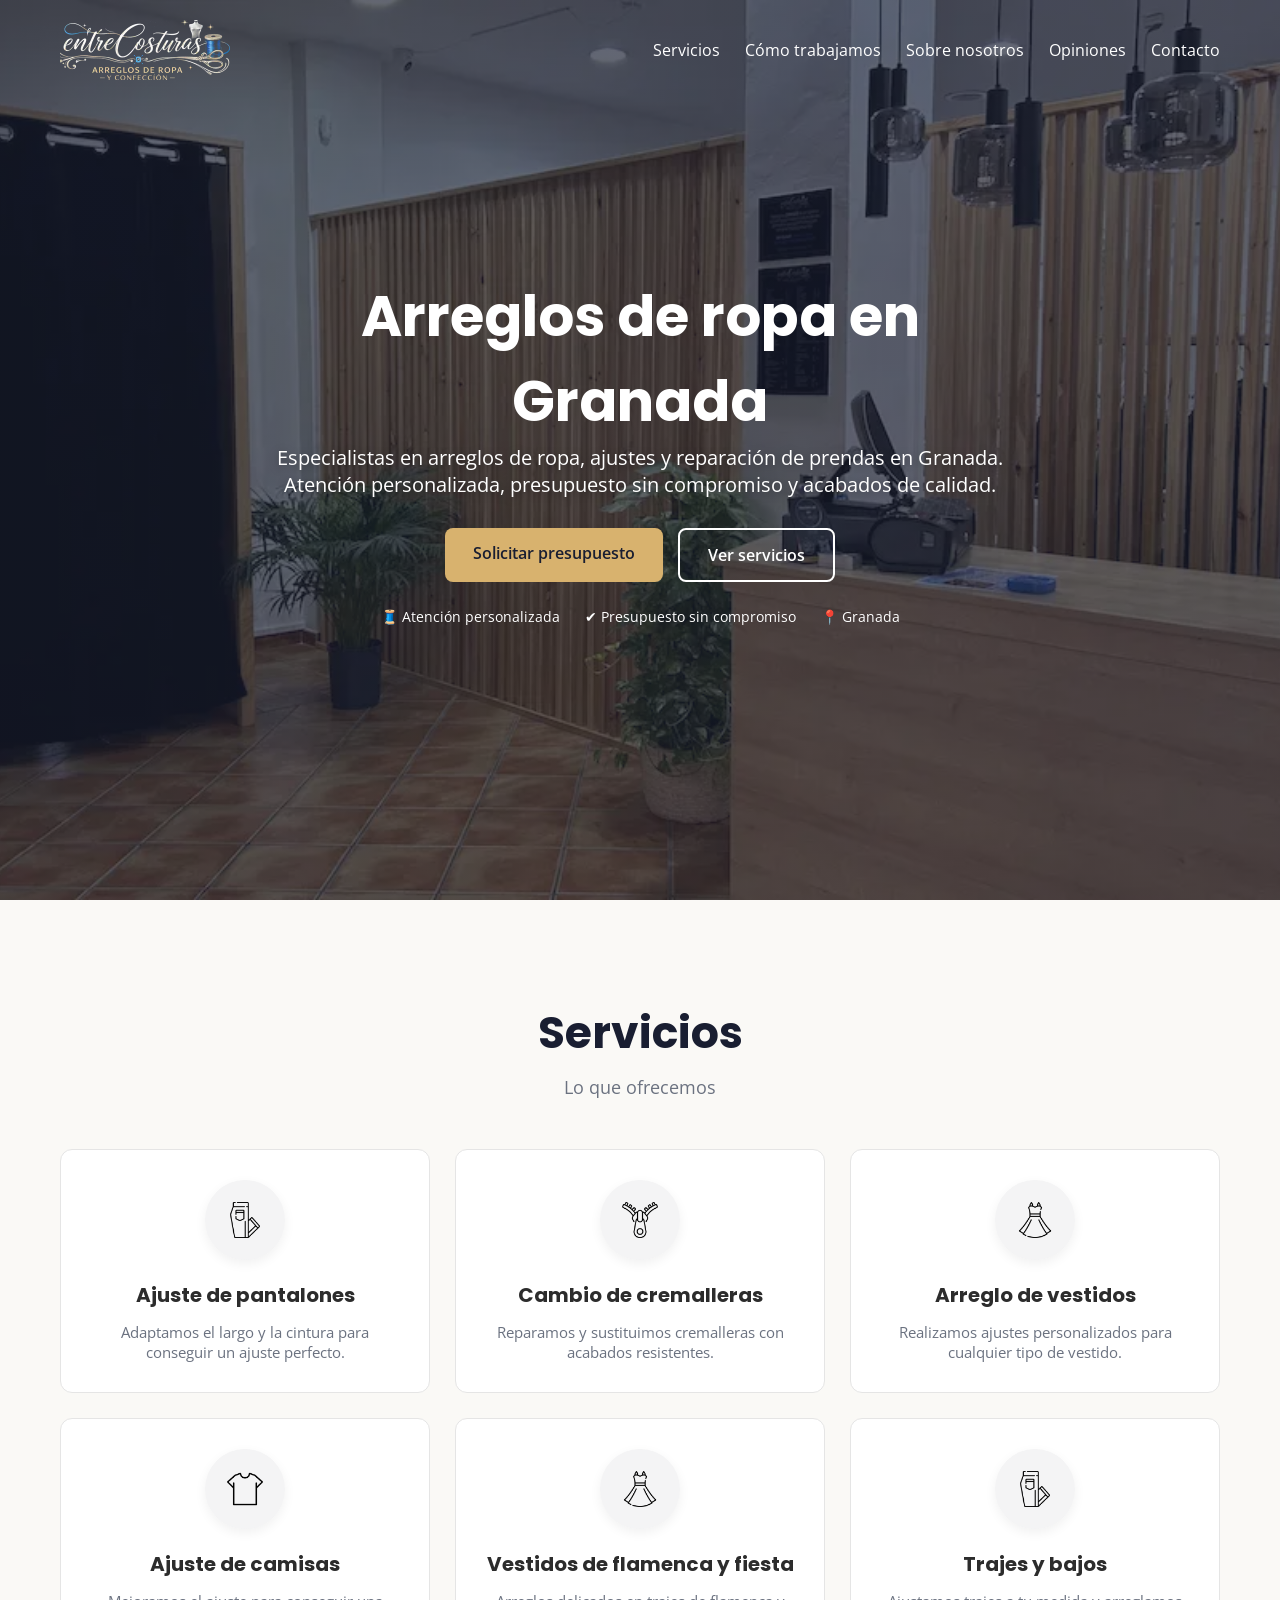
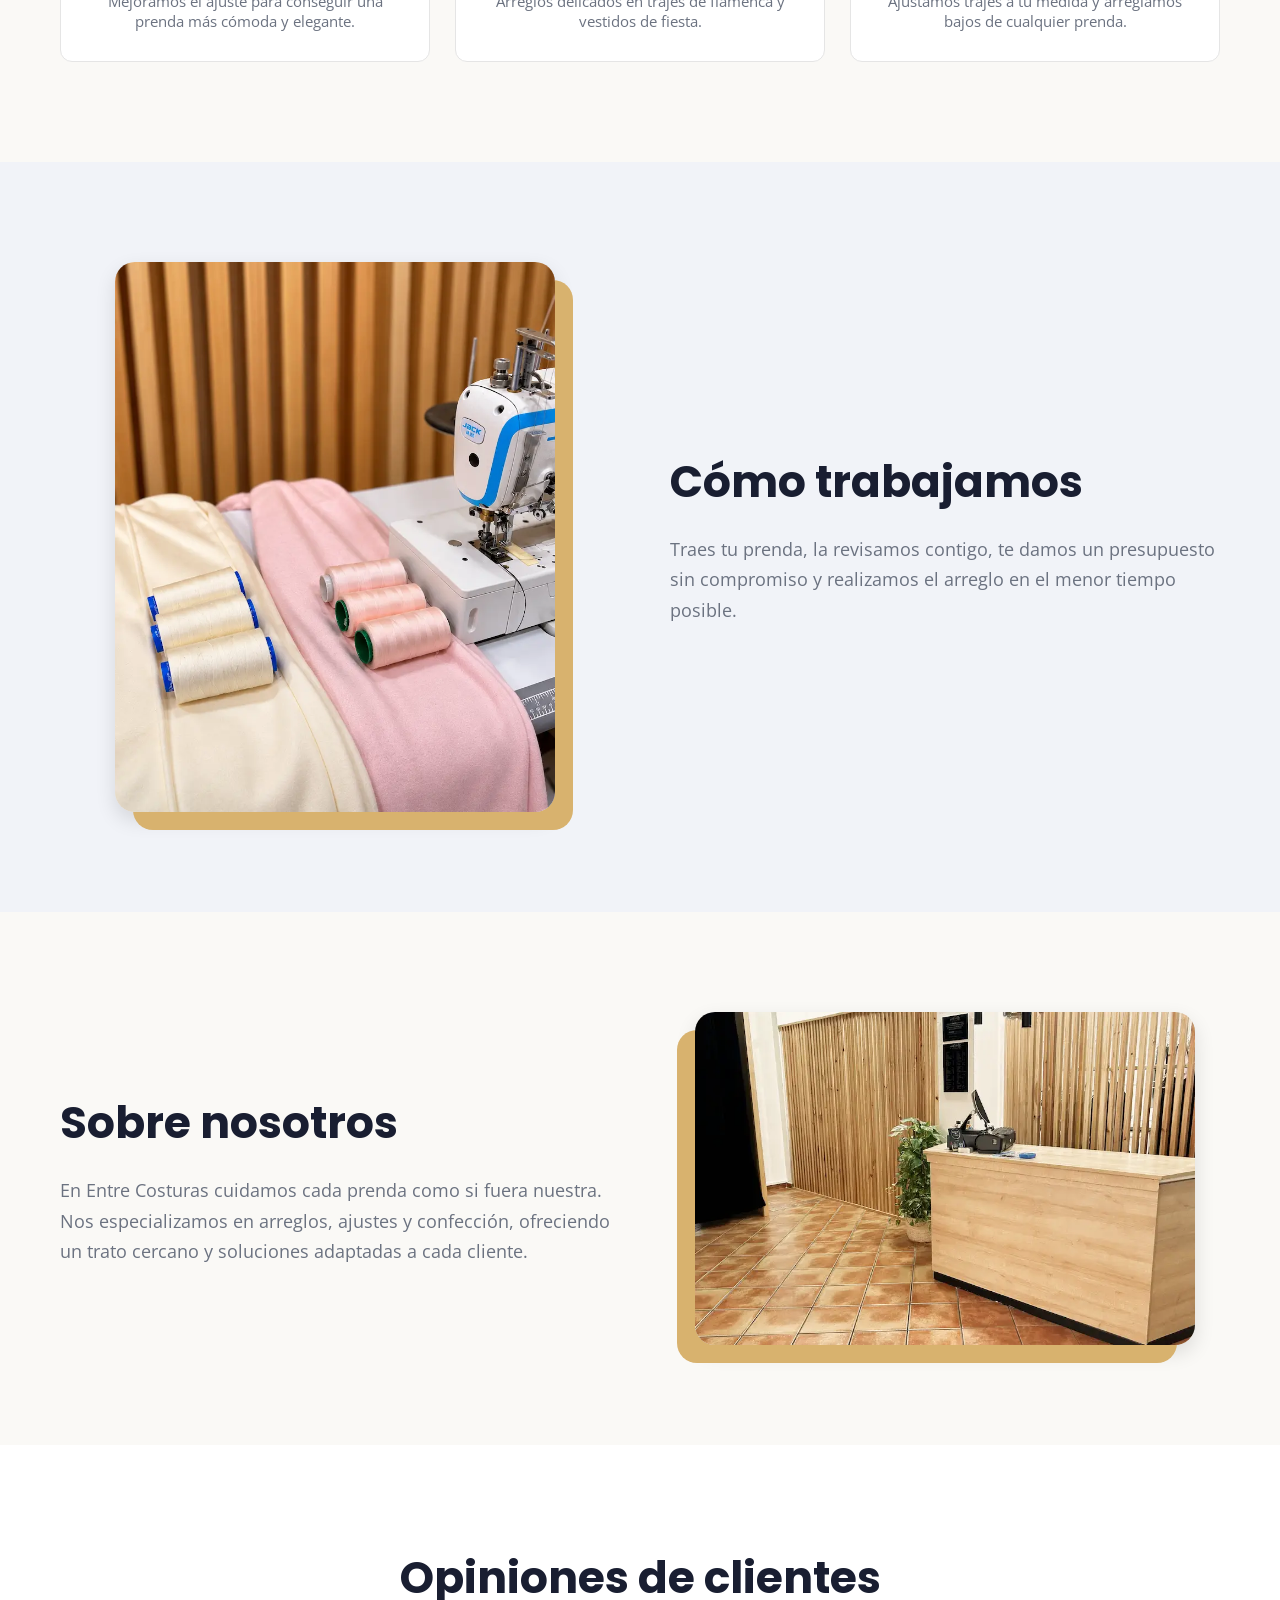
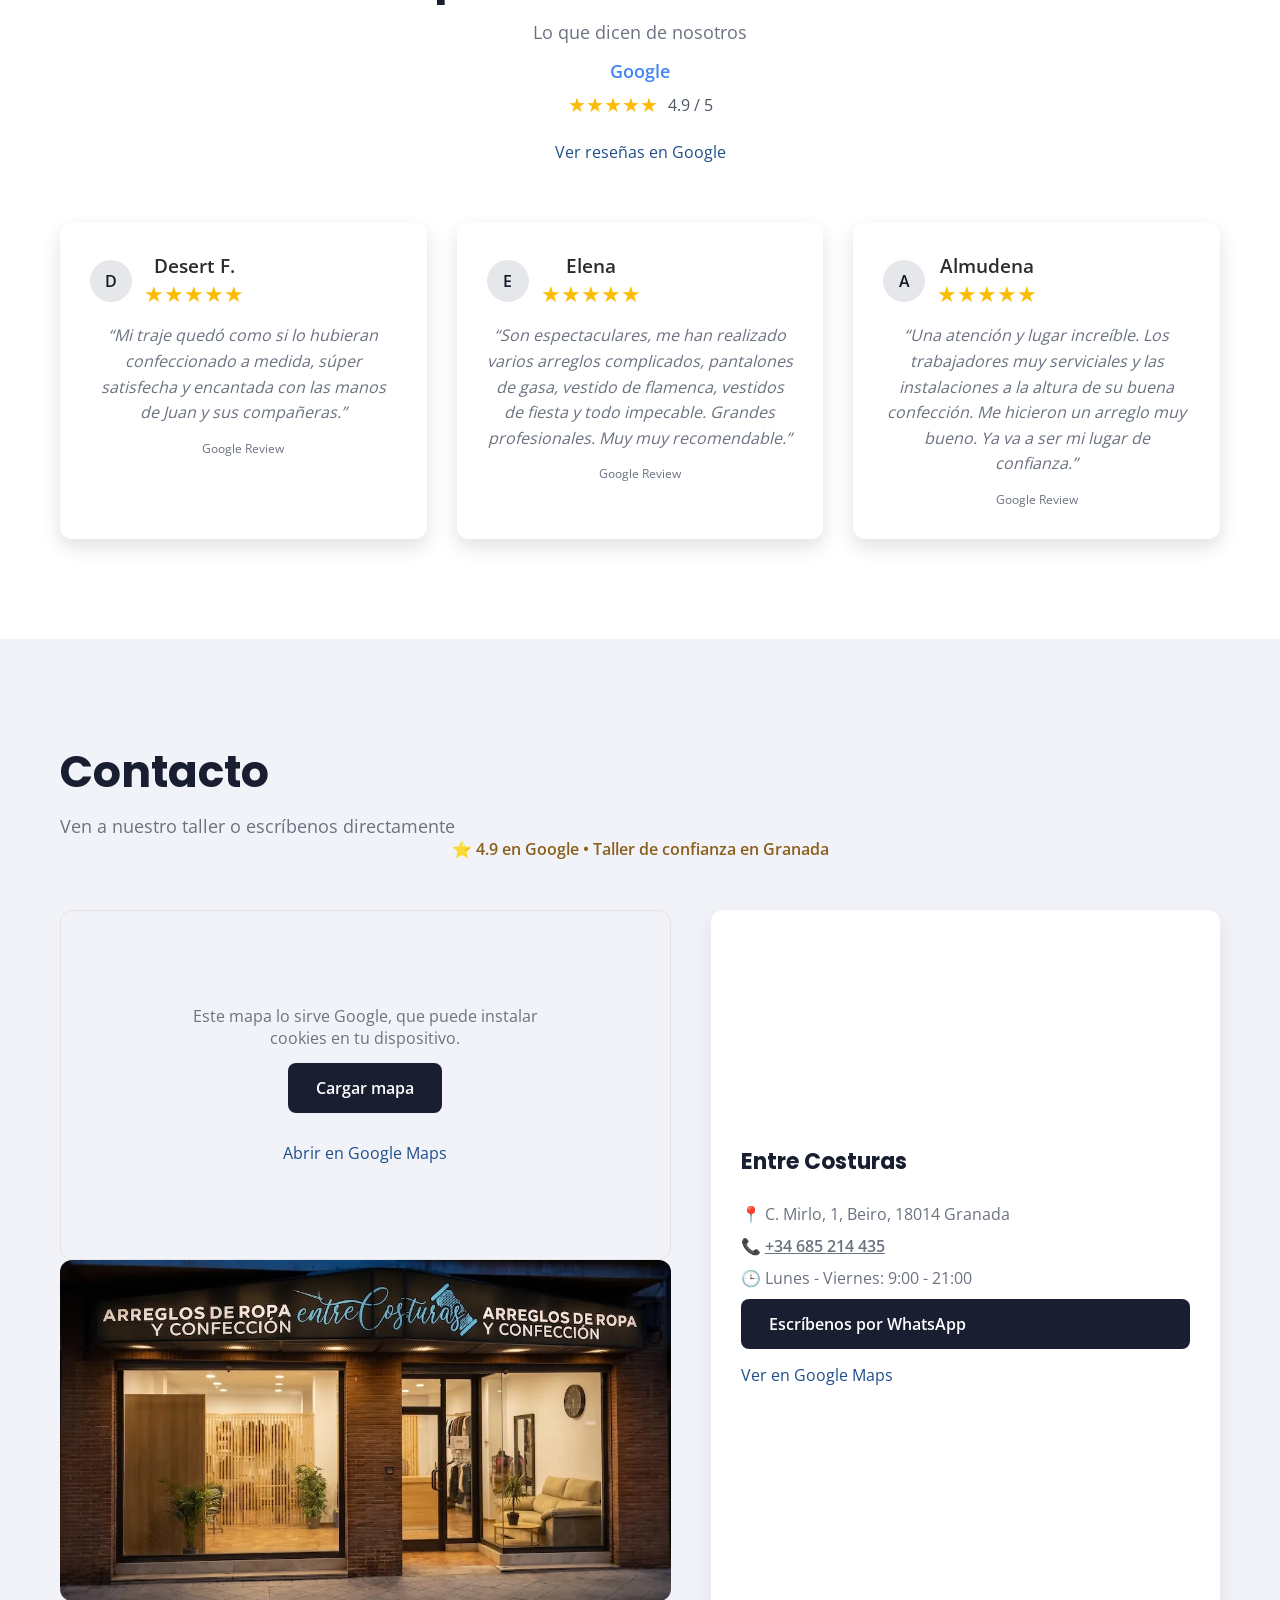
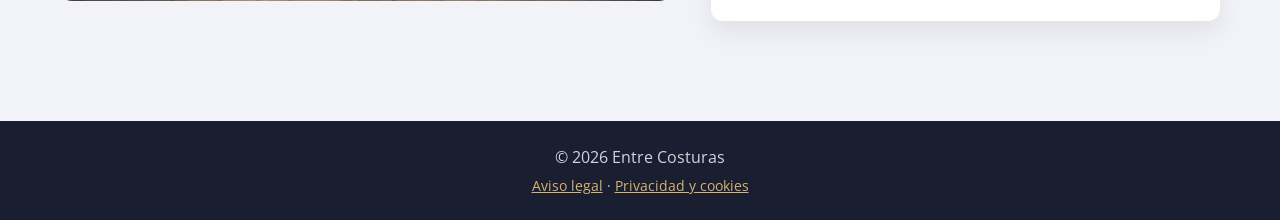
<file: index.html>
<!doctype html>
<html lang="es">
  <head>
    <meta charset="UTF-8" />
    <meta name="viewport" content="width=device-width, initial-scale=1.0" />
    <title>Entre Costuras | Arreglos y confección de ropa en Granada</title>
    <meta
      name="description"
      content="Arreglos de ropa en Granada: ajustes, cremalleras, vestidos y confección. Atención personalizada y presupuesto sin compromiso por WhatsApp."
    />
    <link rel="icon" href="images/favicon.svg" type="image/svg+xml" />
    <link
      rel="icon"
      type="image/png"
      sizes="32x32"
      href="images/favicon-32.png"
    />
    <link
      rel="icon"
      type="image/png"
      sizes="192x192"
      href="images/favicon-192.png"
    />
    <link rel="apple-touch-icon" href="images/apple-touch-icon.png" />
    <link rel="canonical" href="https://proyecto-entre-costuras.pages.dev/" />

    <meta property="og:type" content="website" />
    <meta property="og:locale" content="es_ES" />
    <meta
      property="og:title"
      content="Entre Costuras | Arreglos de ropa en Granada"
    />
    <meta
      property="og:description"
      content="Ajustes, cremalleras, vestidos y confección. Presupuesto sin compromiso por WhatsApp."
    />
    <meta property="og:url" content="https://proyecto-entre-costuras.pages.dev/" />
    <meta
      property="og:image"
      content="https://proyecto-entre-costuras.pages.dev/images/og-image.jpg"
    />
    <meta property="og:image:width" content="1200" />
    <meta property="og:image:height" content="630" />
    <meta name="twitter:card" content="summary_large_image" />
    <link rel="preload" href="fonts/poppins-latin-600-normal.woff2" as="font" type="font/woff2" crossorigin />
    <link rel="preload" href="fonts/open-sans-latin-400-normal.woff2" as="font" type="font/woff2" crossorigin />
    <link rel="preload" as="image" href="images/recepcion_entrada.webp" fetchpriority="high" />
    <link rel="stylesheet" href="css/style.css" />

    <meta name="robots" content="noindex, nofollow" />

    
      
    <script type="application/ld+json">
      {
        "@context": "https://schema.org",
        "@type": "LocalBusiness",
        "name": "Entre Costuras",
        "url": "https://proyecto-entre-costuras.pages.dev",
        "image": [
  "https://proyecto-entre-costuras.pages.dev/images/fachada.webp",
  "https://proyecto-entre-costuras.pages.dev/images/recepcion_entrada.webp"
],
        "description": "Taller especializado en arreglos de ropa, confección y reparación de prendas en Granada.",
        "telephone": "+34685214435",
        "address": {
          "@type": "PostalAddress",
          "streetAddress": "C. Mirlo, 1",
          "addressLocality": "Granada",
          "postalCode": "18014",
          "addressCountry": "ES"
        },
        "areaServed": { "@type": "City", "name": "Granada" },
        "openingHoursSpecification": {
          "@type": "OpeningHoursSpecification",
          "dayOfWeek": ["Monday", "Tuesday", "Wednesday", "Thursday", "Friday"],
          "opens": "09:00",
          "closes": "21:00"
        }
      }
    </script>
  </head>

  <body>
    <a
      href="https://wa.me/34685214435"
      class="whatsapp-float"
      target="_blank"
      rel="noopener"
      aria-label="Escribir por WhatsApp"
    >
      <img src="images/WhatsApp.svg.png" alt="" width="28" height="28" />
    </a>

    <header class="header">
      <a href="#hero" class="logo"
        ><img
          src="images/logo-claro.webp"
          alt="Entre Costuras"
          width="340"
          height="120"
      /></a>

      <button
        class="menu-toggle"
        aria-label="Abrir menú de navegación"
        aria-expanded="false"
        aria-controls="nav"
      >
        ☰
      </button>

      <nav class="nav" id="nav">
        <a href="#servicios">Servicios</a>
        <a href="#como">Cómo trabajamos</a>
        <a href="#nosotros">Sobre nosotros</a>
        <a href="#opiniones">Opiniones</a>
        <a href="#contacto">Contacto</a>
      </nav>
    </header>

    <main>
      <!-- HERO -->
      <section id="hero" class="hero">
        <div class="hero-overlay">
          <div class="hero-content">
            <h1>Arreglos de ropa en Granada</h1>
            <p>
              Especialistas en arreglos de ropa, ajustes y reparación de prendas
              en Granada. Atención personalizada, presupuesto sin compromiso y
              acabados de calidad.
            </p>

            <div class="hero-buttons">
              <a
                href="https://wa.me/34685214435"
                class="btn btn-primary"
                target="_blank"
                rel="noopener"
                >Solicitar presupuesto</a
              >
              <a href="#servicios" class="btn btn-secondary">Ver servicios</a>
            </div>

            <div class="hero-features">
              <span>🧵 Atención personalizada</span>
              <span>✔ Presupuesto sin compromiso</span>
              <span>📍 Granada</span>
            </div>
          </div>
        </div>
      </section>

      <!-- SERVICIOS -->
      <section id="servicios" class="section">
        <div class="section-title-block">
          <h2>Servicios</h2>
          <p>Lo que ofrecemos</p>
        </div>

        <div class="grid">
          <div class="card">
            <div class="icon-circle">
              <img
                src="images/icons/jeans.webp"
                alt=""
                width="36"
                height="36"
                loading="lazy"
              />
            </div>
            <h3>Ajuste de pantalones</h3>
            <p>
              Adaptamos el largo y la cintura para conseguir un ajuste perfecto.
            </p>
          </div>

          <div class="card">
            <div class="icon-circle">
              <img
                src="images/icons/zipper.webp"
                alt=""
                width="36"
                height="36"
                loading="lazy"
              />
            </div>
            <h3>Cambio de cremalleras</h3>
            <p>Reparamos y sustituimos cremalleras con acabados resistentes.</p>
          </div>

          <div class="card">
            <div class="icon-circle">
              <img
                src="images/icons/dress.webp"
                alt=""
                width="36"
                height="36"
                loading="lazy"
              />
            </div>
            <h3>Arreglo de vestidos</h3>
            <p>
              Realizamos ajustes personalizados para cualquier tipo de vestido.
            </p>
          </div>

          <div class="card">
            <div class="icon-circle">
              <img
                src="images/icons/tshirt.webp"
                alt=""
                width="36"
                height="36"
                loading="lazy"
              />
            </div>
            <h3>Ajuste de camisas</h3>
            <p>
              Mejoramos el ajuste para conseguir una prenda más cómoda y
              elegante.
            </p>
          </div>

          <div class="card">
            <div class="icon-circle">
              <img
                src="images/icons/dress.webp"
                alt=""
                width="36"
                height="36"
                loading="lazy"
              />
            </div>
            <h3>Vestidos de flamenca y fiesta</h3>
            <p>
              Arreglos delicados en trajes de flamenca y vestidos de fiesta.
            </p>
          </div>

          <div class="card">
            <div class="icon-circle">
              <img
                src="images/icons/jeans.webp"
                alt=""
                width="36"
                height="36"
                loading="lazy"
              />
            </div>
            <h3>Trajes y bajos</h3>
            <p>
              Ajustamos trajes a tu medida y arreglamos bajos de cualquier
              prenda.
            </p>
          </div>
        </div>
      </section>

      <!-- CÓMO TRABAJAMOS -->
      <section id="como" class="section dark">
        <div class="about-container">
          <div class="about-image">
            <img
              src="images/hilos.webp"
              alt="Carretes de hilo de colores sobre la mesa de una máquina de coser en el taller Entre Costuras"
              width="800"
              height="1067"
              loading="lazy"
            />
          </div>
          <div class="about-text">
            <h2>Cómo trabajamos</h2>
            <p>
              Traes tu prenda, la revisamos contigo, te damos un presupuesto sin
              compromiso y realizamos el arreglo en el menor tiempo posible.
            </p>
          </div>
        </div>
      </section>

      <!-- SOBRE NOSOTROS -->
      <section id="nosotros" class="section">
        <div class="about-container reverse">
          <div class="about-image">
            <img
              src="images/interior_1.webp"
              alt="Zona de recepción del taller de arreglos Entre Costuras en Granada"
              width="1000"
              height="563"
              loading="lazy"
            />
          </div>
          <div class="about-text">
            <h2>Sobre nosotros</h2>
            <p>
              En Entre Costuras cuidamos cada prenda como si fuera nuestra. Nos
              especializamos en arreglos, ajustes y confección, ofreciendo un
              trato cercano y soluciones adaptadas a cada cliente.
            </p>
          </div>
        </div>
      </section>
      

      <!-- RESEÑAS -->
      <section id="opiniones" class="section section-dark reviews-section">
        <div class="reviews-header">
          <h2>Opiniones de clientes</h2>
          <p>Lo que dicen de nosotros</p>

          <div class="google-rating">
            <span class="google-logo">Google</span>
            <div class="rating">
              <span class="stars" aria-hidden="true">★★★★★</span>
              <span>4.9 / 5</span>
            </div>
            <p>
              <a
                class="link"
                href="https://maps.app.goo.gl/jprftumok6B4HtiG9"
                target="_blank"
                rel="noopener"
                >Ver reseñas en Google</a
              >
            </p>
          </div>
        </div>

        <div class="reviews-grid">
          <div class="review-card">
            <div class="review-top">
              <div class="avatar" aria-hidden="true">D</div>
              <div>
                <h3>Desert F.</h3>
                <span class="stars" aria-label="5 de 5 estrellas">★★★★★</span>
              </div>
            </div>
            <p>
              “Mi traje quedó como si lo hubieran confeccionado a medida, súper
              satisfecha y encantada con las manos de Juan y sus compañeras.”
            </p>
            <span class="source">Google Review</span>
          </div>

          <div class="review-card">
            <div class="review-top">
              <div class="avatar" aria-hidden="true">E</div>
              <div>
                <h3>Elena</h3>
                <span class="stars" aria-label="5 de 5 estrellas">★★★★★</span>
              </div>
            </div>
            <p>
              “Son espectaculares, me han realizado varios arreglos complicados,
              pantalones de gasa, vestido de flamenca, vestidos de fiesta y todo
              impecable. Grandes profesionales. Muy muy recomendable.”
            </p>
            <span class="source">Google Review</span>
          </div>

          <div class="review-card">
            <div class="review-top">
              <div class="avatar" aria-hidden="true">A</div>
              <div>
                <h3>Almudena</h3>
                <span class="stars" aria-label="5 de 5 estrellas">★★★★★</span>
              </div>
            </div>
            <p>
              “Una atención y lugar increíble. Los trabajadores muy serviciales
              y las instalaciones a la altura de su buena confección. Me hicieron un arreglo muy bueno.
              Ya va a ser mi lugar de confianza.”
            </p>
            <span class="source">Google Review</span>
          </div>
        </div>
      </section>

      <!-- CONTACTO -->
      <section id="contacto" class="section contact-section section-light">
        <h2>Contacto</h2>
        <p>Ven a nuestro taller o escríbenos directamente</p>

        <div class="badge">
          ⭐ 4.9 en Google • Taller de confianza en Granada
        </div>

        <div class="contact-container">
          <div class="contact-map">
  <div class="map-placeholder" id="map-placeholder">
    <p>Este mapa lo sirve Google, que puede instalar cookies en tu dispositivo.</p>
    <button type="button" class="btn" id="load-map">Cargar mapa</button>
    <a class="link" href="https://www.google.com/maps?q=C.%20Mirlo,%201,%20Beiro,%2018014%20Granada" target="_blank" rel="noopener">Abrir en Google Maps</a>
  </div>
  <img class="contact-photo" src="images/fachada.webp_2K.webp" alt="Fachada del taller Entre Costuras en la calle Mirlo, Granada" width="800" height="445" loading="lazy" />
</div>

          <div class="contact-card">
            <h3>Entre Costuras</h3>

            <div class="contact-info">
              <p>📍 C. Mirlo, 1, Beiro, 18014 Granada</p>
              <p>📞 <a href="tel:+34685214435">+34 685 214 435</a></p>
              <p>🕒 Lunes - Viernes: 9:00 - 21:00</p>
            </div>

            <a
              href="https://wa.me/34685214435"
              class="btn"
              target="_blank"
              rel="noopener"
              >Escríbenos por WhatsApp</a
            >

            <a
              href="https://www.google.com/maps?q=C.%20Mirlo,%201,%20Beiro,%2018014%20Granada"
              target="_blank"
              rel="noopener"
              class="link"
              >Ver en Google Maps</a
            >
          </div>
        </div>
      </section>
    </main>

    <footer class="footer">
      <p>© 2026 Entre Costuras</p>
      <p class="footer-legal">
        <a href="aviso-legal.html">Aviso legal</a> ·
        <a href="privacidad.html">Privacidad y cookies</a>
      </p>
    </footer>

    <script src="js/script.js"></script>
  </body>
</html>
</file>
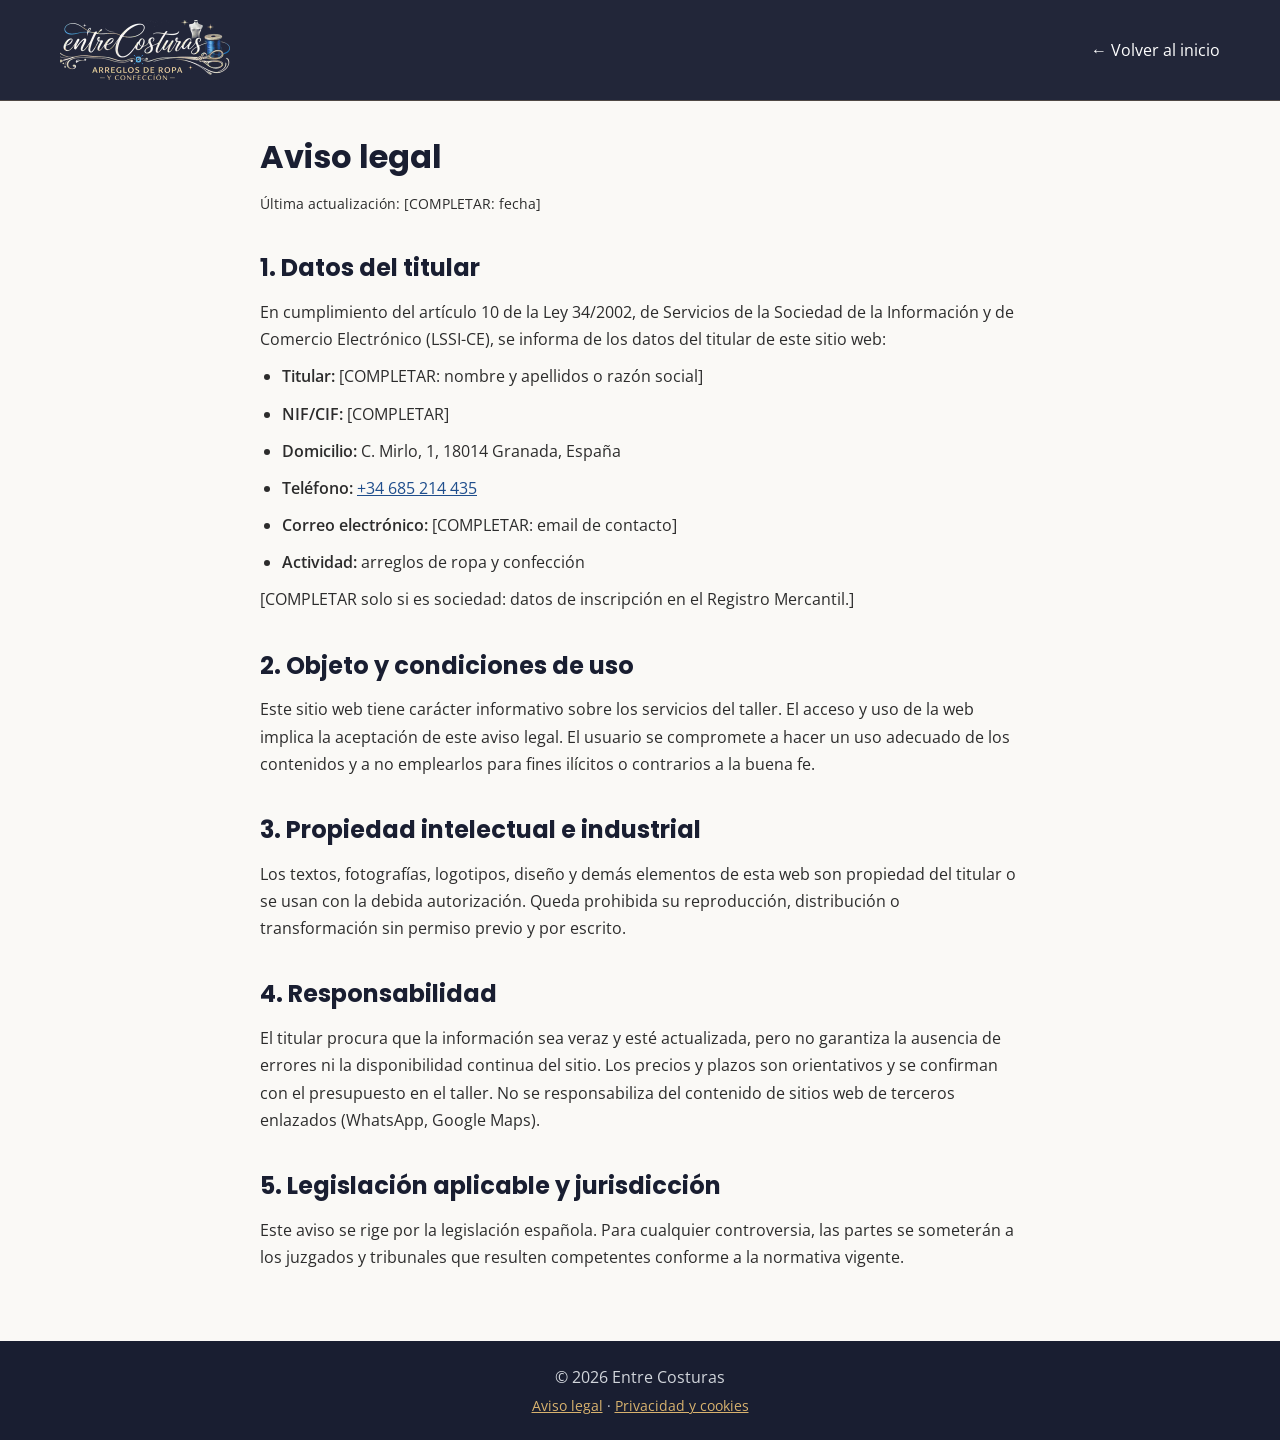
<file: aviso-legal.html>
<!doctype html>
<html lang="es">
  <head>
    <meta charset="UTF-8" />
    <meta name="viewport" content="width=device-width, initial-scale=1.0" />
    <title>Aviso legal | Entre Costuras</title>
    <meta name="description" content="Aviso legal e información del titular de la web de Entre Costuras, taller de arreglos de ropa en Granada." />
    <meta name="robots" content="noindex, follow" />
    <link rel="icon" href="images/favicon.ico" sizes="any" />
    <link rel="apple-touch-icon" href="images/apple-touch-icon.png" />
    <link rel="stylesheet" href="css/style.css" />
  </head>
  <body>
    <header class="header scrolled">
      <a href="index.html" class="logo"><img src="images/logo-claro.webp" alt="Entre Costuras" width="340" height="120" /></a>
      <a href="index.html" class="back-link">← Volver al inicio</a>
    </header>
    <main class="legal">
      <h1>Aviso legal</h1>
      <p class="legal-date">Última actualización: [COMPLETAR: fecha]</p>

      <h2>1. Datos del titular</h2>
      <p>En cumplimiento del artículo 10 de la Ley 34/2002, de Servicios de la Sociedad de la Información y de Comercio Electrónico (LSSI-CE), se informa de los datos del titular de este sitio web:</p>
      <ul>
        <li><strong>Titular:</strong> [COMPLETAR: nombre y apellidos o razón social]</li>
        <li><strong>NIF/CIF:</strong> [COMPLETAR]</li>
        <li><strong>Domicilio:</strong> C. Mirlo, 1, 18014 Granada, España</li>
        <li><strong>Teléfono:</strong> <a href="tel:+34685214435">+34 685 214 435</a></li>
        <li><strong>Correo electrónico:</strong> [COMPLETAR: email de contacto]</li>
        <li><strong>Actividad:</strong> arreglos de ropa y confección</li>
      </ul>
      <p>[COMPLETAR solo si es sociedad: datos de inscripción en el Registro Mercantil.]</p>

      <h2>2. Objeto y condiciones de uso</h2>
      <p>Este sitio web tiene carácter informativo sobre los servicios del taller. El acceso y uso de la web implica la aceptación de este aviso legal. El usuario se compromete a hacer un uso adecuado de los contenidos y a no emplearlos para fines ilícitos o contrarios a la buena fe.</p>

      <h2>3. Propiedad intelectual e industrial</h2>
      <p>Los textos, fotografías, logotipos, diseño y demás elementos de esta web son propiedad del titular o se usan con la debida autorización. Queda prohibida su reproducción, distribución o transformación sin permiso previo y por escrito.</p>

      <h2>4. Responsabilidad</h2>
      <p>El titular procura que la información sea veraz y esté actualizada, pero no garantiza la ausencia de errores ni la disponibilidad continua del sitio. Los precios y plazos son orientativos y se confirman con el presupuesto en el taller. No se responsabiliza del contenido de sitios web de terceros enlazados (WhatsApp, Google Maps).</p>

      <h2>5. Legislación aplicable y jurisdicción</h2>
      <p>Este aviso se rige por la legislación española. Para cualquier controversia, las partes se someterán a los juzgados y tribunales que resulten competentes conforme a la normativa vigente.</p>
    </main>
    <footer class="footer">
      <p>© 2026 Entre Costuras</p>
      <p class="footer-legal">
        <a href="aviso-legal.html">Aviso legal</a> ·
        <a href="privacidad.html">Privacidad y cookies</a>
      </p>
    </footer>
  </body>
</html>
</file>
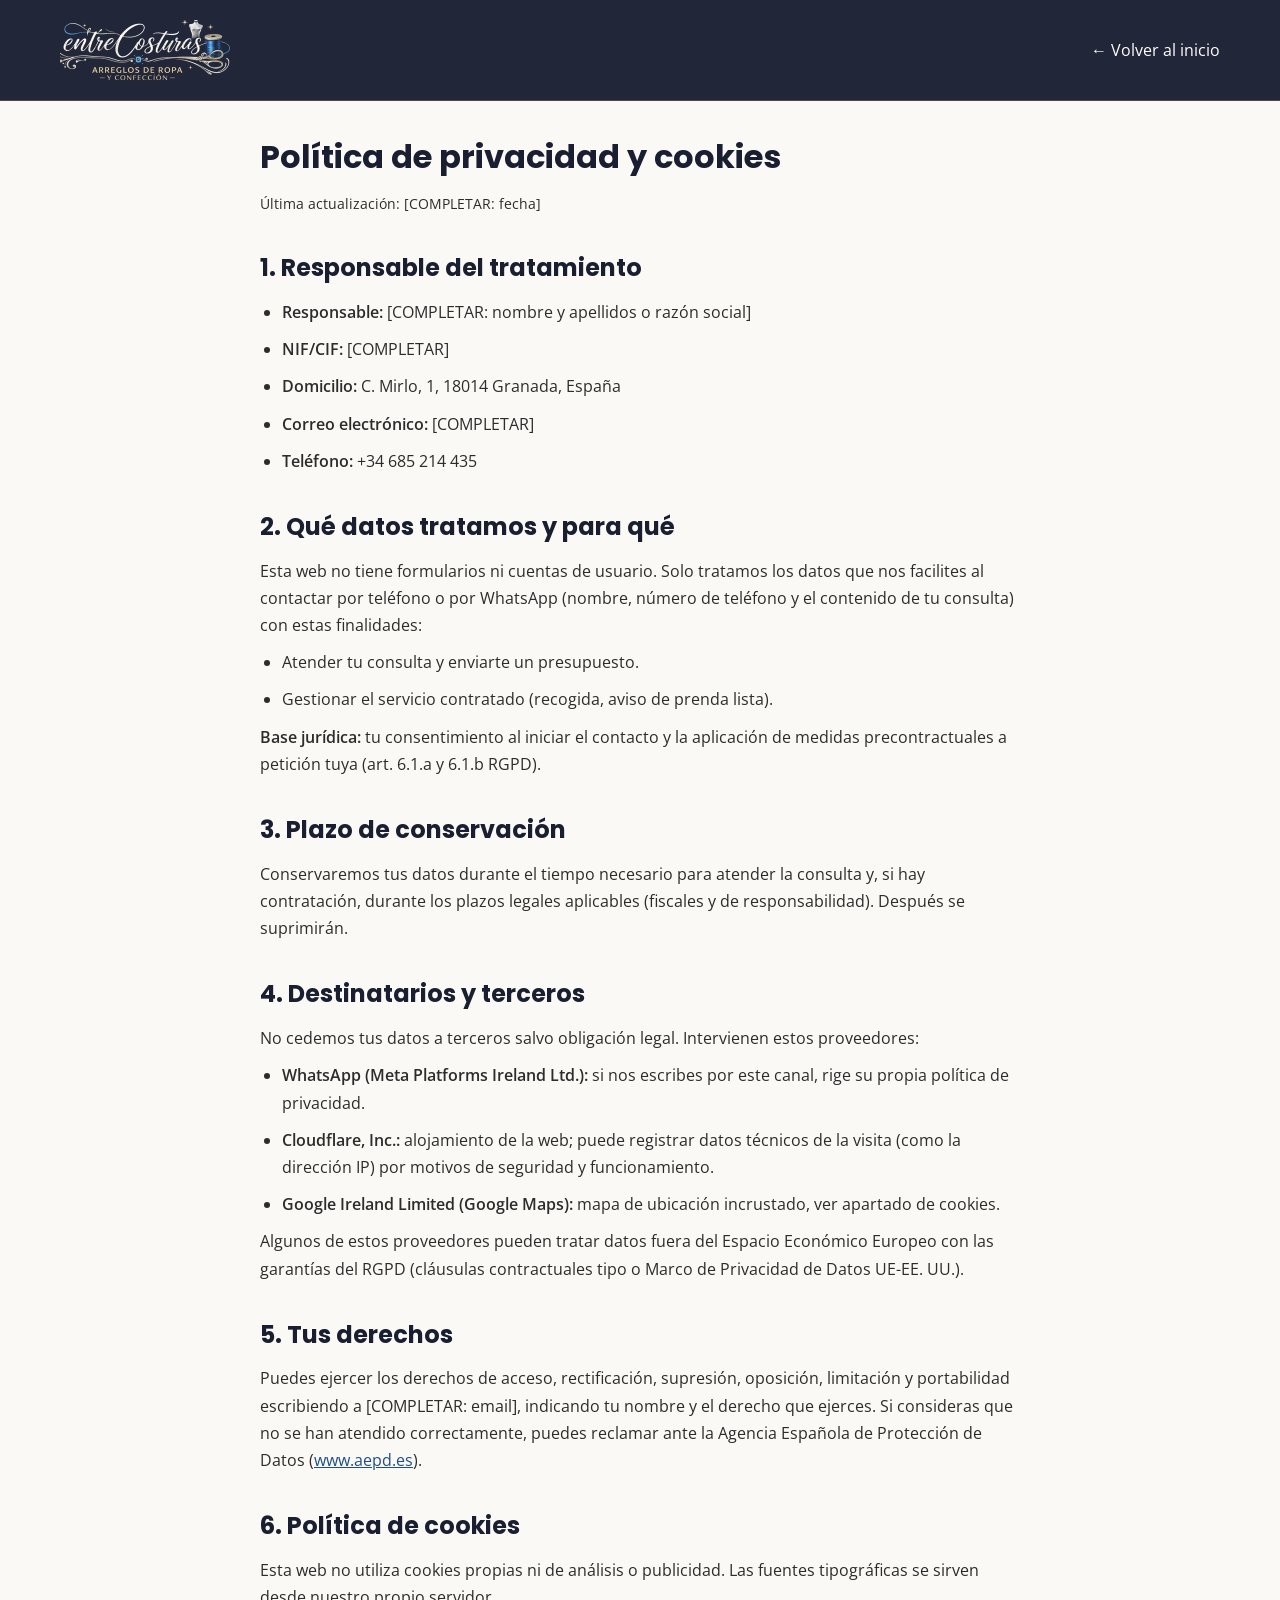
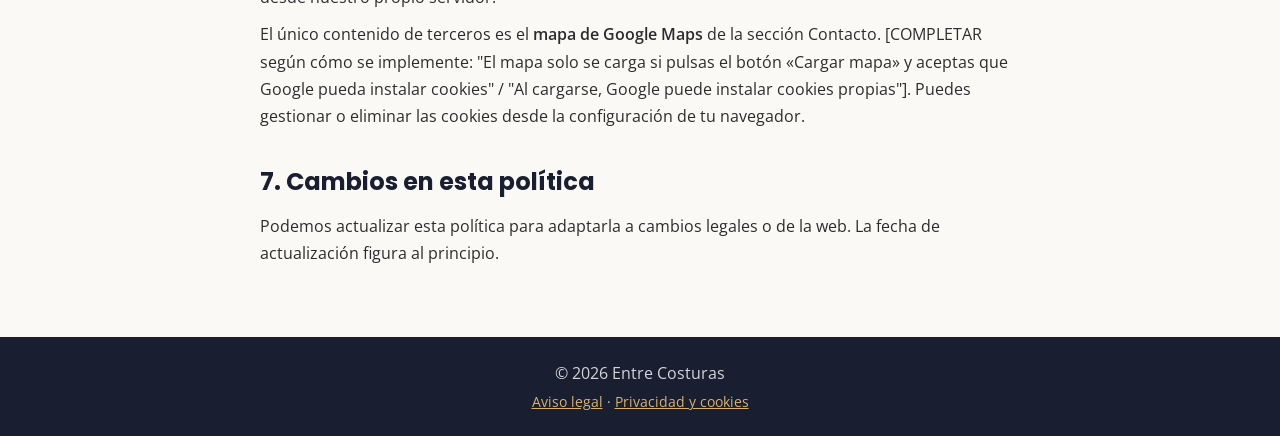
<file: privacidad.html>
<!doctype html>
<html lang="es">
  <head>
    <meta charset="UTF-8" />
    <meta name="viewport" content="width=device-width, initial-scale=1.0" />
    <title>Política de privacidad y cookies | Entre Costuras</title>
    <meta name="description" content="Política de privacidad y de cookies de Entre Costuras, taller de arreglos de ropa en Granada." />
    <meta name="robots" content="noindex, follow" />
    <link rel="icon" href="images/favicon.ico" sizes="any" />
    <link rel="apple-touch-icon" href="images/apple-touch-icon.png" />
    <link rel="stylesheet" href="css/style.css" />
  </head>
  <body>
    <header class="header scrolled">
      <a href="index.html" class="logo"><img src="images/logo-claro.webp" alt="Entre Costuras" width="340" height="120" /></a>
      <a href="index.html" class="back-link">← Volver al inicio</a>
    </header>
    <main class="legal">
      <h1>Política de privacidad y cookies</h1>
      <p class="legal-date">Última actualización: [COMPLETAR: fecha]</p>

      <h2>1. Responsable del tratamiento</h2>
      <ul>
        <li><strong>Responsable:</strong> [COMPLETAR: nombre y apellidos o razón social]</li>
        <li><strong>NIF/CIF:</strong> [COMPLETAR]</li>
        <li><strong>Domicilio:</strong> C. Mirlo, 1, 18014 Granada, España</li>
        <li><strong>Correo electrónico:</strong> [COMPLETAR]</li>
        <li><strong>Teléfono:</strong> +34 685 214 435</li>
      </ul>

      <h2>2. Qué datos tratamos y para qué</h2>
      <p>Esta web no tiene formularios ni cuentas de usuario. Solo tratamos los datos que nos facilites al contactar por teléfono o por WhatsApp (nombre, número de teléfono y el contenido de tu consulta) con estas finalidades:</p>
      <ul>
        <li>Atender tu consulta y enviarte un presupuesto.</li>
        <li>Gestionar el servicio contratado (recogida, aviso de prenda lista).</li>
      </ul>
      <p><strong>Base jurídica:</strong> tu consentimiento al iniciar el contacto y la aplicación de medidas precontractuales a petición tuya (art. 6.1.a y 6.1.b RGPD).</p>

      <h2>3. Plazo de conservación</h2>
      <p>Conservaremos tus datos durante el tiempo necesario para atender la consulta y, si hay contratación, durante los plazos legales aplicables (fiscales y de responsabilidad). Después se suprimirán.</p>

      <h2>4. Destinatarios y terceros</h2>
      <p>No cedemos tus datos a terceros salvo obligación legal. Intervienen estos proveedores:</p>
      <ul>
        <li><strong>WhatsApp (Meta Platforms Ireland Ltd.):</strong> si nos escribes por este canal, rige su propia política de privacidad.</li>
        <li><strong>Cloudflare, Inc.:</strong> alojamiento de la web; puede registrar datos técnicos de la visita (como la dirección IP) por motivos de seguridad y funcionamiento.</li>
        <li><strong>Google Ireland Limited (Google Maps):</strong> mapa de ubicación incrustado, ver apartado de cookies.</li>
      </ul>
      <p>Algunos de estos proveedores pueden tratar datos fuera del Espacio Económico Europeo con las garantías del RGPD (cláusulas contractuales tipo o Marco de Privacidad de Datos UE-EE. UU.).</p>

      <h2>5. Tus derechos</h2>
      <p>Puedes ejercer los derechos de acceso, rectificación, supresión, oposición, limitación y portabilidad escribiendo a [COMPLETAR: email], indicando tu nombre y el derecho que ejerces. Si consideras que no se han atendido correctamente, puedes reclamar ante la Agencia Española de Protección de Datos (<a href="https://www.aepd.es" target="_blank" rel="noopener">www.aepd.es</a>).</p>

      <h2>6. Política de cookies</h2>
      <p>Esta web no utiliza cookies propias ni de análisis o publicidad. Las fuentes tipográficas se sirven desde nuestro propio servidor.</p>
      <p>El único contenido de terceros es el <strong>mapa de Google Maps</strong> de la sección Contacto. [COMPLETAR según cómo se implemente: "El mapa solo se carga si pulsas el botón «Cargar mapa» y aceptas que Google pueda instalar cookies" / "Al cargarse, Google puede instalar cookies propias"]. Puedes gestionar o eliminar las cookies desde la configuración de tu navegador.</p>

      <h2>7. Cambios en esta política</h2>
      <p>Podemos actualizar esta política para adaptarla a cambios legales o de la web. La fecha de actualización figura al principio.</p>
    </main>
    <footer class="footer">
      <p>© 2026 Entre Costuras</p>
      <p class="footer-legal">
        <a href="aviso-legal.html">Aviso legal</a> ·
        <a href="privacidad.html">Privacidad y cookies</a>
      </p>
    </footer>
  </body>
</html>
</file>
<file: css/style.css>
/* ==========================================
   DESIGN TOKENS
========================================== */

:root {

  /* ===== Colores ===== */

  --color-primary: #2F5D50;
  --color-primary-dark: #264A40;

  --color-secondary: #D8B26E;
  --color-secondary-dark: #B89048;

  --color-accent: #C89B4B;
  --color-accent-dark: #B68432;

  --color-background: #FAF9F6;
  --color-surface: #FFFFFF;

  --color-text: #2C2C2C;
  --color-text-light: #6B7280;

  --color-border: #E5E5E5;
  --color-overlay: rgba(0, 0, 0, .55);
  --color-shadow: rgba(0, 0, 0, .08);

  --color-whatsapp: #25D366;


  /* ===== Tipografía ===== */

  --font-heading: 'Poppins', sans-serif;
  --font-body: 'Open Sans', sans-serif;

  --font-weight-regular: 400;
  --font-weight-medium: 500;
  --font-weight-semibold: 600;
  --font-weight-bold: 700;


  /* ===== Tamaños ===== */

  --fs-200: .875rem;
  --fs-300: 1rem;
  --fs-400: 1.125rem;
  --fs-500: 1.5rem;
  --fs-600: 2rem;
  --fs-700: 2.75rem;
  --fs-800: 3.5rem;


  /* ===== Espaciado ===== */

  --space-100: .5rem;
  --space-200: 1rem;
  --space-300: 1.5rem;
  --space-400: 2rem;
  --space-500: 3rem;
  --space-600: 5rem;


  /* ===== Componentes ===== */

  --radius-sm: 8px;
  --radius-md: 12px;
  --radius-lg: 20px;

  --shadow-sm: 0 4px 12px rgba(0, 0, 0, .08);
  --shadow-md: 0 8px 20px rgba(0, 0, 0, .12);


  /* ===== Layout ===== */

  --container-width: 1200px;


  /* ===== Animaciones ===== */

  --transition-fast: .2s ease;
  --transition-normal: .3s ease;
}


/* ==========================================
   RESET
========================================== */

* {
  margin: 0;
  padding: 0;
  box-sizing: border-box;
}


/* ==========================================
   BASE
========================================== */

html {
  scroll-behavior: smooth;
}

body {
  font-family: var(--font-body);
  background-color: var(--color-background);
  color: var(--color-text);
}


/* ==========================================
   HEADER
========================================== */

.header {
  position: fixed;
  top: 0;
  width: 100%;
  z-index: 1000;

  display: flex;
  justify-content: space-between;
  align-items: center;

  padding: 20px 60px;

  background: transparent;
  border-bottom: none;

  transition: var(--transition-normal);
}

.header.scrolled {
  background: rgba(255, 255, 255, .95);
  border-bottom: 1px solid var(--color-border);
}


/* ===== LOGO ===== */

.logo {
  font-family: var(--font-heading);
  font-size: 24px;
  font-weight: var(--font-weight-semibold);
  color: var(--color-accent);
}


/* ===== NAV ===== */

.nav {
  display: flex;
  align-items: center;
}

.nav a {
  text-decoration: none;
  color: var(--color-surface);
  margin-left: 25px;
  font-weight: var(--font-weight-medium);
  transition: var(--transition-fast);
}

.nav a:hover {
  color: var(--color-accent);
}

.header.scrolled .nav a {
  color: var(--color-text);
}

.header.scrolled .nav a:hover {
  color: var(--color-accent);
}


/* ==========================================
   HERO
========================================== */

.hero {
  height: 100vh;

  background:
    linear-gradient(
      var(--color-overlay),
      var(--color-overlay)
    ),
    url("../images/recepcion_entrada.webp")
    center / cover no-repeat;


  display: flex;
  align-items: center;
  justify-content: center;

  text-align: center;

  padding: 0 20px;
}

.hero-content {
  max-width: 750px;
  color: var(--color-surface);
}

.hero h1 {
  font-family: var(--font-heading);
  font-size: var(--fs-800);
  color: var(--color-surface);
}

.hero p {
  font-size: 20px;
  margin-bottom: 30px;
  text-shadow: 0 2px 10px rgba(0, 0, 0, .35);
}


/* ===== HERO BUTTONS ===== */

.hero-buttons {
  display: flex;
  justify-content: center;
  gap: 15px;
  flex-wrap: wrap;
}

.hero-features {
  display: flex;
  justify-content: center;
  gap: 25px;
  flex-wrap: wrap;
  margin-top: 25px;
  color: var(--color-surface);
  font-size: var(--fs-200);
}


/* ==========================================
   BUTTONS
========================================== */

.btn {
  display: inline-block;

  padding: 14px 28px;

  background: var(--color-accent);
  color: var(--color-surface);

  text-decoration: none;

  border-radius: var(--radius-sm);

  font-weight: var(--font-weight-semibold);

  transition: var(--transition-fast);
}

.btn:hover {
  transform: translateY(-2px);
  background: var(--color-accent-dark);
}


/* ==========================================
   SECTIONS
========================================== */

.section {
  padding: 100px 60px;
}


/* ==========================================
   SECTION TITLES
========================================== */

.section-title-block {
  text-align: center;
  margin-bottom: 50px;
}

.section-title-block h2,
.section > h2 {
  font-family: var(--font-heading);
  font-size: var(--fs-700);
  color: var(--color-text);
  font-weight: var(--font-weight-bold);
  margin-bottom: 10px;
}

.section-title-block p,
.section > p {
  color: var(--color-text-light);
  font-size: var(--fs-400);
}

.label {
  color: var(--color-accent);
  font-size: 14px;
  text-transform: uppercase;
  font-weight: var(--font-weight-semibold);
  letter-spacing: 2px;
}


/* ==========================================
   SERVICIOS
========================================== */

.grid {
  display: grid;
  grid-template-columns: repeat(auto-fit, minmax(240px, 1fr));
  gap: 25px;

  max-width: var(--container-width);
  margin: 0 auto;
}


/* ===== CARDS ===== */

.card {
  background: var(--color-surface);

  border: 1px solid var(--color-border);
  border-radius: var(--radius-md);

  padding: 30px;

  text-align: center;

  transition: var(--transition-normal);
}

.card:hover {
  transform: translateY(-8px);
  box-shadow: 0 12px 30px var(--color-shadow);
}

.card h3 {
  font-family: var(--font-heading);
  font-size: 20px;
  margin-bottom: 12px;
}

.card p {
  color: var(--color-text-light);
  font-size: 15px;
}


/* ===== ICONOS ===== */

.icon-circle {
  width: 80px;
  height: 80px;

  margin: 0 auto 20px;

  border-radius: 50%;

  background: #f4f4f5;

  display: flex;
  align-items: center;
  justify-content: center;

  box-shadow: 0 4px 12px rgba(0, 0, 0, .06);

  transition: var(--transition-normal);
}

.icon-circle img {
  width: 36px;
  height: 36px;
  object-fit: contain;
}

.card:hover .icon-circle {
  transform: scale(1.08);
  background: var(--color-accent);
}

.card:hover .icon-circle img {
  filter: brightness(0) invert(1);
}


/* ==========================================
   CÓMO TRABAJAMOS / SOBRE NOSOTROS
========================================== */

.about-container {
  display: flex;
  align-items: center;
  justify-content: space-between;

  gap: 60px;

  max-width: var(--container-width);
  margin: 0 auto;
}

.about-image {
  flex: 1;
  display: flex;
  justify-content: center;
}

.about-image img {
  width: 100%;
  max-width: 500px;
  height: 380px;

  object-fit: cover;

  border-radius: var(--radius-md);

  display: block;

  box-shadow: 0 8px 20px rgba(0, 0, 0, .12);
}

.about-text {
  flex: 1;
}

.about-text h2 {
  font-family: var(--font-heading);
  font-size: var(--fs-700);

  color: var(--color-text);

  margin-bottom: 20px;
}

.about-text p {
  font-size: 18px;
  line-height: 1.7;

  color: var(--color-text-light);
}


/* ==========================================
   FONDOS DE SECCIONES
========================================== */

.about {
  background: #f8f8f8;
}

.dark,
.section-dark {
  background: #f8f8f8;
}

.section-light {
  background: var(--color-background);
}

.reviews-section {
  background: var(--color-surface);
}

.contact-section {
  background: #f8f8f8;
}


/* ==========================================
   RESEÑAS
========================================== */

.reviews-header {
  text-align: center;
  margin-bottom: 60px;
}

.google-rating {
  margin-top: 15px;
  color: #4b5563;
}

.google-logo {
  font-weight: var(--font-weight-bold);
  color: #4285F4;
  font-size: 18px;
}

.rating {
  display: flex;
  justify-content: center;
  align-items: center;

  gap: 10px;
  margin: 8px 0;
}

.rating .stars {
  color: #fbbc05;
  font-size: 20px;
}


/* ===== REVIEW GRID ===== */

.reviews-grid {
  display: grid;
  grid-template-columns: repeat(3, 1fr);

  gap: 30px;

  max-width: var(--container-width);
  margin: 50px auto 0;
}


/* ===== REVIEW CARD ===== */

.review-card {
  background: var(--color-surface);

  padding: 30px;

  border-radius: var(--radius-md);

  box-shadow: var(--shadow-md);

  text-align: center;

  transition: var(--transition-normal);
}

.review-card:hover {
  transform: translateY(-6px);
}

.review-top {
  display: flex;
  align-items: center;

  gap: 12px;
  margin-bottom: 15px;
}

.avatar {
  width: 42px;
  height: 42px;

  border-radius: 50%;

  background: #e5e7eb;

  display: flex;
  align-items: center;
  justify-content: center;

  font-weight: var(--font-weight-semibold);
  color: #111827;
}

.review-card h4 {
  margin: 0;
  font-size: 16px;
}

.review-card p {
  color: var(--color-text-light);
  font-style: italic;
  line-height: 1.6;
  margin: 10px 0;
}

.source {
  font-size: 12px;
  color: #9ca3af;
}

.stars {
  color: #fbbc05;
  font-size: 22px;
  margin-bottom: 15px;
} 


/* ==========================================
   CONTACTO
========================================== */

.contact-container {
  display: grid;
  grid-template-columns: 1.2fr 1fr;

  gap: 40px;

  max-width: var(--container-width);

  margin: 50px auto 0;

  align-items: stretch;
}

.contact-map iframe {
  width: 100%;

  border-radius: var(--radius-md);

  box-shadow: 0 10px 25px rgba(0, 0, 0, .08);
}

.contact-card {
  background: var(--color-surface);

  border-radius: var(--radius-md);

  padding: 30px;

  box-shadow: 0 10px 25px rgba(0, 0, 0, .08);
}

.contact-card h3 {
  font-family: var(--font-heading);
  font-size: 22px;

  margin-bottom: 15px;

  color: #111827;
}

.contact-info p {
  margin: 10px 0;
  color: var(--color-text-light);
}

.link {
  display: inline-block;

  margin-top: 15px;

  color: #4285F4;

  text-decoration: none;

  font-weight: var(--font-weight-medium);
}

.link:hover {
  text-decoration: underline;
}

.badge {
  text-align: center;
  color: var(--color-accent);
  font-weight: var(--font-weight-semibold);
}


/* ==========================================
   WHATSAPP FLOAT
========================================== */

.whatsapp-float {
  position: fixed;

  bottom: 25px;
  right: 25px;

  z-index: 1000;

  display: flex;
  justify-content: center;
  align-items: center;

  width: 55px;
  height: 55px;

  background: var(--color-whatsapp);
  color: var(--color-surface);

  font-size: 24px;

  text-decoration: none;

  border-radius: 50%;

  box-shadow: var(--shadow-md);

  opacity: 0;
  visibility: hidden;

  transform: translateY(20px);

  transition: var(--transition-normal);
}

.whatsapp-float.show {
  opacity: 1;
  visibility: visible;
  transform: translateY(0);
}

.whatsapp-float.show:hover {
  transform: translateY(0) scale(1.1);
}

.whatsapp-float img {
  width: 28px;
  height: 28px;
}


/* ==========================================
   FOOTER
========================================== */

.footer {
  background: #111827;
  color: #d1d5db;

  text-align: center;

  padding: 25px;
}


/* ==========================================
   ANIMACIONES
========================================== */

@keyframes fadeUp {

  from {
    opacity: 0;
    transform: translateY(30px);
  }

  to {
    opacity: 1;
    transform: translateY(0);
  }

}

.hero-content h1 {
  animation: fadeUp .8s ease forwards;
}

.hero-content p {
  animation: fadeUp .8s ease forwards;
  animation-delay: .2s;
  opacity: 0;
}

.hero-content .btn {
  animation: fadeUp .8s ease forwards;
  animation-delay: .4s;
  opacity: 0;
}


/* ==========================================
   MENU MOBILE
========================================== */

.menu-toggle {
  display: none;

  font-size: 28px;

  background: none;
  border: none;

  cursor: pointer;

  color: var(--color-text);
}

.reviews-header h2 {
  font-family: var(--font-heading);
  font-size: var(--fs-700);
  color: var(--color-text);
  font-weight: var(--font-weight-bold);
  margin-bottom: 10px;
}

.reviews-header > p {
  color: var(--color-text-light);
  font-size: var(--fs-400);
  margin-bottom: 0;
}


/* ==========================================
   RESPONSIVE
========================================== */

@media (max-width: 900px) {

  .header {
    padding: 15px 25px;
  }

  .menu-toggle {
    display: block;
  }

  .nav {
    position: absolute;
    top: 70px;
    right: 20px;
    background: var(--color-surface);
    flex-direction: column;
    gap: 15px;
    padding: 20px;
    border: 1px solid var(--color-border);
    border-radius: 10px;
    display: none;
  }

  .nav.active {
    display: flex;
  }

  .nav a {
    color: var(--color-text);
    margin-left: 0;
  }

  .hero {
    background-attachment: scroll;
  }

  .hero h1 {
    font-size: 38px;
  }

  .section {
    padding: 70px 20px;
  }

  .about-container {
    flex-direction: column;
    text-align: center;
    gap: 30px;
  }

  .about-image img {
    max-width: 100%;
  }

  .about-text h2 {
    font-size: 32px;
  }

  .about-text p {
    font-size: 16px;
  }

}


@media (max-width: 768px) {

  .reviews-grid {
    grid-template-columns: 1fr;
  }

  .contact-container {
    grid-template-columns: 1fr;
  }

  .hero-buttons {
    flex-direction: column;
    align-items: center;
  }

}

/* ===== AÑADIR AL FINAL DE css/style.css ===== */

/* Anclas con header fijo */
html { scroll-padding-top: 80px; }

/* Contraste AA */
:root {
  --color-accent: #8A5F1C;
  --color-accent-dark: #6F4B12;
}
.source { color: #6B7280; }

/* Hamburguesa visible sobre hero */
.header:not(.scrolled) .menu-toggle { color: #fff; }

/* Enlaces */
.contact-info a { color: inherit; font-weight: var(--font-weight-semibold); }
.footer a { color: #d1d5db; }
.footer-legal { margin-top: 8px; font-size: var(--fs-200); }

/* .stars: no afectar al bloque de rating */
.rating .stars { margin-bottom: 0; }

/* Foco visible */
:focus-visible { outline: 3px solid var(--color-primary); outline-offset: 2px; }

/* Movimiento reducido */
@media (prefers-reduced-motion: reduce) {
  html { scroll-behavior: auto; }
  *, *::before, *::after { animation: none !important; transition: none !important; }
  .hero-content p, .hero-content .btn { opacity: 1; }
}

/* ===== CAMBIOS EN LÍNEAS EXISTENTES =====
   1. En .hero: eliminar `background-attachment: fixed;`
   2. En @media (max-width:900px): `.nav.active { display: flex; }` (sin !important)
   3. Hero en móvil: `.hero-buttons` ya apila; sin cambios
*/

/* =====================================================
   AÑADIR AL FINAL DE css/style.css
   (sustituye la versión anterior de este parche)
===================================================== */

/* ===== PALETA DEL LOGO (azul marino + dorado + azul hilo) ===== */
:root {
  --color-primary: #191E31;        /* fondo del logo */
  --color-primary-dark: #0F1321;
  --color-secondary: #D8B26E;      /* dorado "ARREGLOS DE ROPA" */
  --color-secondary-dark: #B89048;
  --color-accent: #D8B26E;         /* dorado: solo sobre fondos oscuros */
  --color-accent-dark: #B89048;
  --color-blue: #1F4E8C;           /* azul hilo, enlaces/botón sobre claro */
  --color-gold-text: #8A5F1C;      /* dorado legible sobre claro (5.6:1) */
  --color-overlay: rgba(25, 30, 49, .68);
  --color-bg-alt: #F1F3F8;
}

/* ===== HEADER (siempre azul marino, encaja con el logo) ===== */
.header.scrolled {
  background: rgba(25, 30, 49, .96);
  border-bottom: 1px solid rgba(216, 178, 110, .25);
}
.header.scrolled .nav a { color: #fff; }
.header.scrolled .nav a:hover,
.nav a:hover { color: var(--color-secondary); }
.menu-toggle,
.header:not(.scrolled) .menu-toggle { color: #fff; }
.logo { display: block; line-height: 0; }
.logo img { height: 60px; width: auto; border-radius: var(--radius-sm); }

/* ===== BOTONES ===== */
.btn {
  background: var(--color-primary);
  color: #fff;
}
.btn:hover { background: var(--color-blue); }

/* en hero (fondo oscuro): dorado + texto marino (8:1) */
.hero .btn-primary {
  background: var(--color-secondary);
  color: var(--color-primary);
}
.hero .btn-primary:hover { background: var(--color-secondary-dark); }
.hero .btn-secondary {
  background: transparent;
  color: #fff;
  border: 2px solid #fff;
}
.hero .btn-secondary:hover { background: #fff; color: var(--color-primary); }

/* ===== TEXTO Y DETALLES ===== */
.section-title-block h2,
.section > h2,
.about-text h2,
.reviews-header h2,
.contact-card h3 { color: var(--color-primary); }

.badge { color: var(--color-gold-text); }
.link { color: var(--color-blue); }
.source { color: #6B7280; }
.contact-info a { color: inherit; font-weight: var(--font-weight-semibold); }

/* ===== TARJETAS ===== */
.card:hover .icon-circle { background: var(--color-primary); }

/* ===== FONDOS ===== */
.dark, .section-dark, .contact-section, .about { background: var(--color-bg-alt); }
.reviews-section { background: var(--color-surface); }

/* ===== FOOTER ===== */
.footer { background: var(--color-primary); color: #d1d5db; }
.footer a { color: var(--color-secondary); }
.footer-legal { margin-top: 8px; font-size: var(--fs-200); }

/* ===== VARIOS ===== */
html { scroll-padding-top: 80px; }
.rating .stars { margin-bottom: 0; }
:focus-visible { outline: 3px solid var(--color-blue); outline-offset: 2px; }
.header :focus-visible, .footer :focus-visible { outline-color: var(--color-secondary); }

@media (prefers-reduced-motion: reduce) {
  html { scroll-behavior: auto; }
  *, *::before, *::after { animation: none !important; transition: none !important; }
  .hero-content p, .hero-content .btn { opacity: 1; }
}

/* ===== CAMBIOS EN LÍNEAS EXISTENTES =====
   1. .hero: eliminar `background-attachment: fixed;`
   2. @media (max-width:900px): `.nav.active { display: flex; }` (sin !important)
*/

/* Menú móvil abierto (panel blanco): texto oscuro */
@media (max-width: 900px) {
  .header .nav a,
  .header.scrolled .nav a { color: var(--color-text); }
  .header .nav a:hover { color: var(--color-blue); }
}

/* ===== FUENTES EN LOCAL (reemplaza a Google Fonts) ===== */
@font-face{font-family:'Poppins';font-style:normal;font-weight:500;font-display:swap;src:url('../fonts/poppins-latin-500-normal.woff2') format('woff2');}
@font-face{font-family:'Poppins';font-style:normal;font-weight:600;font-display:swap;src:url('../fonts/poppins-latin-600-normal.woff2') format('woff2');}
@font-face{font-family:'Poppins';font-style:normal;font-weight:700;font-display:swap;src:url('../fonts/poppins-latin-700-normal.woff2') format('woff2');}
@font-face{font-family:'Open Sans';font-style:normal;font-weight:400;font-display:swap;src:url('../fonts/open-sans-latin-400-normal.woff2') format('woff2');}
@font-face{font-family:'Open Sans';font-style:normal;font-weight:600;font-display:swap;src:url('../fonts/open-sans-latin-600-normal.woff2') format('woff2');}

.hero { background-image:
  linear-gradient(var(--color-overlay), var(--color-overlay)),
  url("../images/recepcion_entrada.webp"); }

.about-image img { height: auto; aspect-ratio: 4 / 5; object-fit: cover; max-width: 440px; }

.contact-photo { width: 100%; height: auto; border-radius: var(--radius-md); margin-bottom: 15px; }

.about-container.reverse { flex-direction: row-reverse; }

@media (max-width: 900px) {
  .about-container.reverse { flex-direction: column; }
}

#nosotros .about-image img { aspect-ratio: 3 / 2; max-width: 500px; }

/* ===== (páginas legales) ===== */
.legal { max-width: 800px; margin: 0 auto; padding: 130px 20px 60px; line-height: 1.7; }
.legal h1 { font-family: var(--font-heading); color: var(--color-primary); font-size: var(--fs-600); margin-bottom: 8px; }
.legal h2 { font-family: var(--font-heading); color: var(--color-primary); font-size: var(--fs-500); margin: 32px 0 10px; }
.legal p, .legal li { color: var(--color-text); margin-bottom: 10px; }
.legal ul { padding-left: 22px; }
.legal a { color: var(--color-blue); }
.legal-date { color: var(--color-text-light); font-size: var(--fs-200); }
.back-link { color: #fff; text-decoration: none; font-weight: var(--font-weight-medium); }
.back-link:hover { color: var(--color-secondary); }

/* ===== (mapa bajo demanda) ===== */
.map-placeholder {
  min-height: 350px;
  display: flex;
  flex-direction: column;
  align-items: center;
  justify-content: center;
  gap: 14px;
  padding: 30px;
  text-align: center;
  background: var(--color-bg-alt);
  border: 1px solid var(--color-border);
  border-radius: var(--radius-md);
}
.map-placeholder p { color: var(--color-text-light); max-width: 380px; font-size: var(--fs-300); }
button.btn { border: 0; cursor: pointer; font: inherit; font-weight: var(--font-weight-semibold); }

.contact-card { display: flex; flex-direction: column; justify-content: center; }

.grid { grid-template-columns: repeat(3, 1fr); }

@media (max-width: 900px) {
  .grid { grid-template-columns: repeat(2, 1fr); }
}
@media (max-width: 560px) {
  .grid { grid-template-columns: 1fr; }
}

.about-image img {
  border-radius: var(--radius-lg);
  box-shadow: 18px 18px 0 var(--color-secondary), var(--shadow-md);
  transition: transform var(--transition-normal);
}
#nosotros .about-image img {
  box-shadow: -18px 18px 0 var(--color-secondary), var(--shadow-md);
}
.about-image:hover img { transform: translateY(-4px); }

@media (max-width: 900px) {
  .about-image img,
  #nosotros .about-image img {
    box-shadow: 10px 10px 0 var(--color-secondary), var(--shadow-sm);
  }
}
</file>
